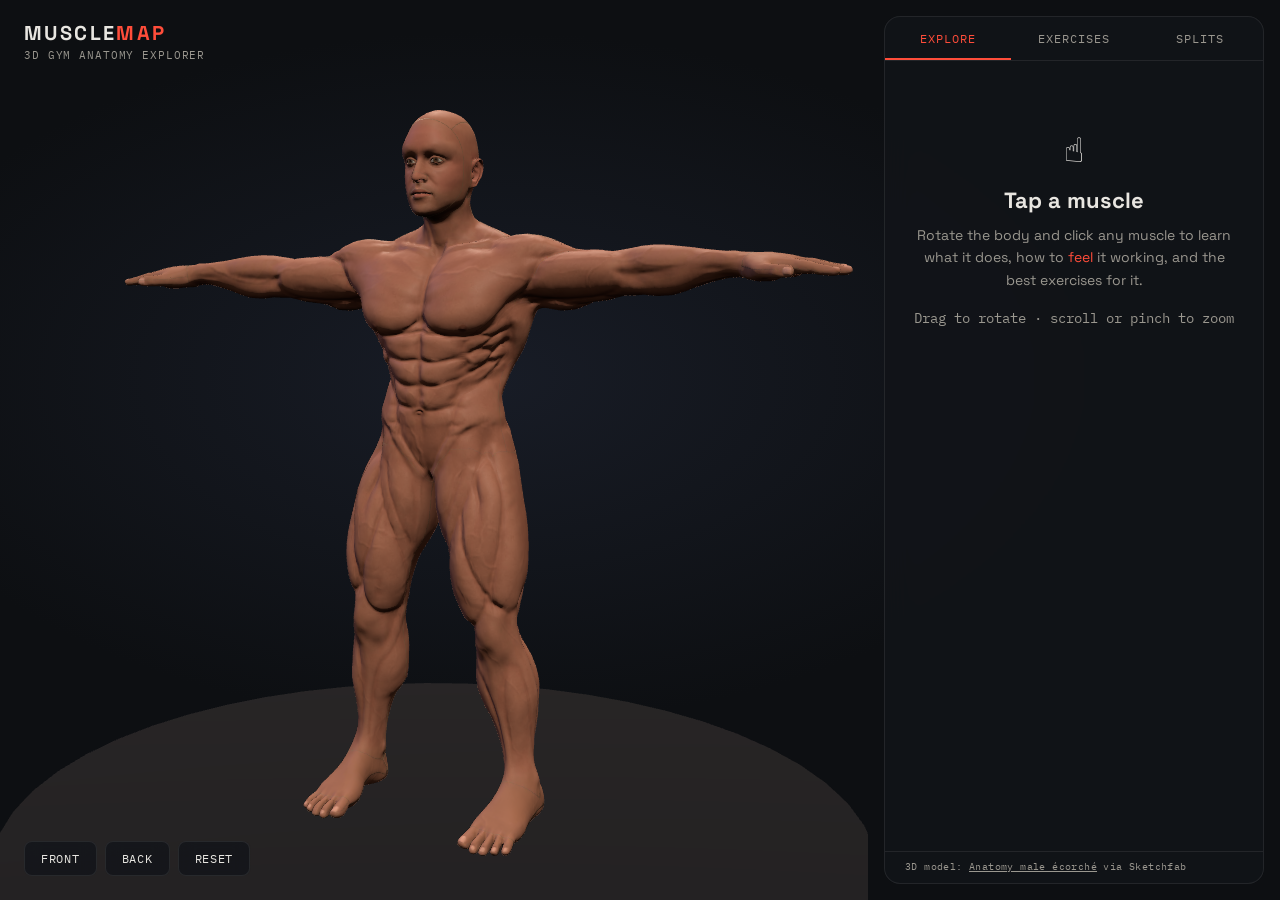
<file: index.html>
<!DOCTYPE html>
<html lang="en">
<head>
<meta charset="UTF-8" />
<meta name="viewport" content="width=device-width, initial-scale=1.0, viewport-fit=cover" />
<title>Muscle Map — 3D Gym Anatomy Explorer</title>
<meta name="description" content="Interactive 3D muscle explorer: click any muscle to learn its function, how to feel it working, and the best exercises with form and tension cues." />
<link rel="preconnect" href="https://fonts.googleapis.com" />
<link rel="preconnect" href="https://fonts.gstatic.com" crossorigin />
<link href="https://fonts.googleapis.com/css2?family=Space+Grotesk:wght@400;500;600;700&family=IBM+Plex+Mono:wght@400;500&display=swap" rel="stylesheet" />
<link rel="stylesheet" href="style.css" />
<link rel="icon" href="data:image/svg+xml,%3Csvg xmlns='http://www.w3.org/2000/svg' viewBox='0 0 100 100'%3E%3Ctext y='.9em' font-size='90'%3E%F0%9F%92%AA%3C/text%3E%3C/svg%3E" />
<script type="importmap">
{
  "imports": {
    "three": "./vendor/three.module.min.js",
    "three/addons/": "./vendor/addons/"
  }
}
</script>
</head>
<body>

<canvas id="scene" aria-label="Interactive 3D human body — click a muscle to explore it"></canvas>

<div id="loading" class="loading" role="status">Loading anatomy…</div>

<div id="tooltip" class="tooltip" hidden></div>

<header class="brand-bar">
  <span class="logo">MUSCLE<em>MAP</em></span>
  <span class="tagline">3D gym anatomy explorer</span>
</header>

<div class="view-controls" role="group" aria-label="Camera views">
  <button data-view="front" type="button">Front</button>
  <button data-view="back" type="button">Back</button>
  <button data-view="initial" type="button">Reset</button>
</div>

<aside id="panel" class="panel">
  <button id="sheet-handle" class="sheet-handle" type="button" aria-label="Expand or collapse panel">
    <span></span>
  </button>
  <nav class="tabs" role="tablist">
    <button class="tab active" data-mode="explore" role="tab">Explore</button>
    <button class="tab" data-mode="exercises" role="tab">Exercises</button>
    <button class="tab" data-mode="splits" role="tab">Splits</button>
  </nav>
  <div id="panel-body" class="panel-body"></div>
  <footer class="credit">3D model: <a href="https://sketchfab.com/models/a980fd18cba241508712e193dce70da5" target="_blank" rel="noopener">Anatomy male écorché</a> via Sketchfab</footer>
</aside>

<script type="module" src="js/main.js"></script>
</body>
</html>
</file>
<file: style.css>
/* Muscle Map — standalone design system (independent of the portfolio). */

:root {
  --bg: #0d0f12;
  --panel: rgba(18, 20, 25, 0.86);
  --panel-border: rgba(255, 255, 255, 0.08);
  --text: #e8e6e1;
  --text-dim: #9a978f;
  --accent: #ff4d3a;
  --accent-soft: rgba(255, 77, 58, 0.14);
  --secondary: #e0a458;
  --secondary-soft: rgba(224, 164, 88, 0.14);
  --mono: "IBM Plex Mono", ui-monospace, monospace;
  --sans: "Space Grotesk", system-ui, sans-serif;
  --panel-w: 380px;
}

* { box-sizing: border-box; margin: 0; padding: 0; }

html, body {
  height: 100%;
  overflow: hidden;
  background:
    radial-gradient(ellipse 70% 55% at 38% 42%, #181c26 0%, var(--bg) 70%) fixed var(--bg);
  color: var(--text);
  font-family: var(--sans);
}

/* ------------------------------------------------------------ canvas */

/* Sized by the renderer to the area not covered by UI. */
#scene {
  position: fixed;
  top: 0;
  left: 0;
  display: block;
  touch-action: none;
  cursor: grab;
}
#scene:active { cursor: grabbing; }

/* ----------------------------------------------------------- loading */

.loading {
  position: fixed;
  top: 50%;
  left: 50%;
  transform: translate(-50%, -50%);
  z-index: 5;
  font-family: var(--mono);
  font-size: 13px;
  letter-spacing: 0.1em;
  text-transform: uppercase;
  color: var(--text-dim);
  animation: loading-pulse 1.2s ease-in-out infinite;
}
@keyframes loading-pulse {
  0%, 100% { opacity: 0.4; }
  50% { opacity: 1; }
}
@media (prefers-reduced-motion: reduce) {
  .loading { animation: none; }
}

/* ----------------------------------------------------------- tooltip */

.tooltip {
  position: fixed;
  top: 0; left: 0;
  z-index: 30;
  pointer-events: none;
  padding: 6px 10px;
  font-family: var(--mono);
  font-size: 12px;
  letter-spacing: 0.04em;
  color: var(--text);
  background: rgba(12, 13, 16, 0.92);
  border: 1px solid var(--panel-border);
  border-left: 2px solid var(--accent);
  border-radius: 6px;
  white-space: nowrap;
}

/* --------------------------------------------------------- brand bar */

.brand-bar {
  position: fixed;
  top: 0; left: 0;
  z-index: 10;
  padding: 20px 24px;
  display: flex;
  flex-direction: column;
  gap: 2px;
  pointer-events: none;
}
.logo {
  font-weight: 700;
  font-size: 20px;
  letter-spacing: 0.12em;
}
.logo em {
  font-style: normal;
  color: var(--accent);
}
.tagline {
  font-family: var(--mono);
  font-size: 11px;
  color: var(--text-dim);
  letter-spacing: 0.08em;
  text-transform: uppercase;
}

/* ------------------------------------------------------ view buttons */

.view-controls {
  position: fixed;
  left: 24px;
  bottom: 24px;
  z-index: 10;
  display: flex;
  gap: 8px;
}
.view-controls button {
  font-family: var(--mono);
  font-size: 12px;
  letter-spacing: 0.06em;
  text-transform: uppercase;
  color: var(--text);
  background: rgba(18, 20, 25, 0.8);
  border: 1px solid var(--panel-border);
  border-radius: 8px;
  padding: 9px 16px;
  cursor: pointer;
  backdrop-filter: blur(8px);
  transition: border-color 0.15s, color 0.15s;
}
.view-controls button:hover {
  border-color: var(--accent);
  color: var(--accent);
}

/* -------------------------------------------------------------- panel */

.panel {
  position: fixed;
  top: 16px;
  right: 16px;
  bottom: 16px;
  z-index: 20;
  width: var(--panel-w);
  display: flex;
  flex-direction: column;
  background: var(--panel);
  border: 1px solid var(--panel-border);
  border-radius: 16px;
  backdrop-filter: blur(14px);
  -webkit-backdrop-filter: blur(14px);
  overflow: hidden;
}

.sheet-handle { display: none; }

.tabs {
  display: flex;
  border-bottom: 1px solid var(--panel-border);
  flex-shrink: 0;
}
.tab {
  flex: 1;
  padding: 14px 0 12px;
  font-family: var(--mono);
  font-size: 12px;
  letter-spacing: 0.08em;
  text-transform: uppercase;
  color: var(--text-dim);
  background: none;
  border: none;
  border-bottom: 2px solid transparent;
  cursor: pointer;
  transition: color 0.15s, border-color 0.15s;
}
.tab:hover { color: var(--text); }
.tab.active {
  color: var(--accent);
  border-bottom-color: var(--accent);
}

.panel-body {
  flex: 1;
  overflow-y: auto;
  padding: 20px;
  scrollbar-width: thin;
  scrollbar-color: rgba(255,255,255,0.15) transparent;
}

.credit {
  flex-shrink: 0;
  padding: 8px 20px 10px;
  border-top: 1px solid var(--panel-border);
  font-family: var(--mono);
  font-size: 10px;
  letter-spacing: 0.04em;
  color: var(--text-dim);
}
.credit a { color: var(--text-dim); }
.credit a:hover { color: var(--accent); }

/* ------------------------------------------------------- panel content */

.empty {
  text-align: center;
  padding: 48px 8px;
}
.empty-icon { font-size: 34px; margin-bottom: 14px; }
.empty h2 { font-size: 22px; margin-bottom: 10px; }
.empty p { color: var(--text-dim); font-size: 14px; line-height: 1.6; }
.empty em { color: var(--accent); font-style: normal; }

.hint {
  font-family: var(--mono);
  font-size: 11px;
  color: var(--text-dim);
  margin-top: 16px;
  line-height: 1.7;
}
.hint.pad { margin: 0 0 14px; }

.muscle-head { margin-bottom: 18px; }
.muscle-head h2 { font-size: 24px; }
.anatomical {
  font-family: var(--mono);
  font-size: 12px;
  color: var(--accent);
  letter-spacing: 0.03em;
}

section { margin-bottom: 22px; }
section h3 {
  font-family: var(--mono);
  font-size: 11px;
  text-transform: uppercase;
  letter-spacing: 0.1em;
  color: var(--text-dim);
  margin-bottom: 8px;
}
section p { font-size: 14px; line-height: 1.65; color: var(--text); }

.cues { list-style: none; }
.cues li {
  position: relative;
  padding: 8px 0 8px 18px;
  font-size: 14px;
  line-height: 1.55;
}
.cues li::before {
  content: "→";
  position: absolute;
  left: 0;
  color: var(--accent);
}

h4.also {
  font-family: var(--mono);
  font-size: 11px;
  text-transform: uppercase;
  letter-spacing: 0.1em;
  color: var(--text-dim);
  margin: 16px 0 8px;
}

/* ----------------------------------------------------- exercise cards */

.ex {
  border: 1px solid var(--panel-border);
  border-radius: 10px;
  margin-bottom: 8px;
  background: rgba(255, 255, 255, 0.02);
}
.ex summary {
  display: flex;
  align-items: center;
  justify-content: space-between;
  gap: 10px;
  padding: 12px 14px;
  cursor: pointer;
  list-style: none;
  font-size: 14px;
  font-weight: 500;
}
.ex summary::-webkit-details-marker { display: none; }
.ex[open] summary { border-bottom: 1px solid var(--panel-border); }

.tag {
  font-family: var(--mono);
  font-size: 10px;
  text-transform: uppercase;
  letter-spacing: 0.06em;
  padding: 3px 8px;
  border-radius: 20px;
  flex-shrink: 0;
}
.tag-primary { color: var(--accent); background: var(--accent-soft); }
.tag-secondary { color: var(--secondary); background: var(--secondary-soft); }

.ex-body { padding: 12px 14px 14px; }
.ex-body .equip {
  font-family: var(--mono);
  font-size: 11px;
  color: var(--text-dim);
  text-transform: uppercase;
  letter-spacing: 0.08em;
}
.ex-body h5 {
  font-family: var(--mono);
  font-size: 11px;
  text-transform: uppercase;
  letter-spacing: 0.1em;
  color: var(--accent);
  margin: 12px 0 6px;
}
.ex-body ul { list-style: none; }
.ex-body li {
  position: relative;
  padding: 4px 0 4px 16px;
  font-size: 13px;
  line-height: 1.55;
  color: var(--text);
}
.ex-body li::before {
  content: "·";
  position: absolute;
  left: 2px;
  color: var(--text-dim);
}
.ex-body .avoid li::before { content: "✕"; font-size: 9px; top: 8px; color: var(--secondary); }

/* -------------------------------------------------------- exercises tab */

.search-wrap { margin-bottom: 12px; }
#ex-search {
  width: 100%;
  padding: 11px 14px;
  font-family: var(--sans);
  font-size: 14px;
  color: var(--text);
  background: rgba(255, 255, 255, 0.04);
  border: 1px solid var(--panel-border);
  border-radius: 10px;
  outline: none;
}
#ex-search:focus { border-color: var(--accent); }

.ex-list {
  max-height: 250px;
  overflow-y: auto;
  border: 1px solid var(--panel-border);
  border-radius: 10px;
  margin-bottom: 14px;
  scrollbar-width: thin;
}
.ex-item {
  display: flex;
  flex-direction: column;
  gap: 2px;
  width: 100%;
  padding: 10px 14px;
  text-align: left;
  font-family: var(--sans);
  font-size: 14px;
  color: var(--text);
  background: none;
  border: none;
  border-bottom: 1px solid var(--panel-border);
  cursor: pointer;
}
.ex-item:last-child { border-bottom: none; }
.ex-item:hover { background: rgba(255, 255, 255, 0.04); }
.ex-item.active { background: var(--accent-soft); }
.ex-muscles {
  font-family: var(--mono);
  font-size: 10px;
  color: var(--text-dim);
  text-transform: uppercase;
  letter-spacing: 0.05em;
}
.no-results { padding: 14px; font-size: 13px; color: var(--text-dim); }

.ex-selected h2 { font-size: 20px; margin-bottom: 6px; }
.legend {
  font-size: 12px;
  color: var(--text-dim);
  margin-bottom: 12px;
  line-height: 1.8;
}
.dot {
  display: inline-block;
  width: 9px; height: 9px;
  border-radius: 50%;
  margin-right: 5px;
  vertical-align: baseline;
}
.dot-primary { background: var(--accent); }
.dot-secondary { background: var(--secondary); }

/* ----------------------------------------------------------- splits tab */

.split-grid {
  display: grid;
  grid-template-columns: repeat(3, 1fr);
  gap: 8px;
  margin-bottom: 16px;
}
.split-btn {
  padding: 14px 4px;
  font-family: var(--mono);
  font-size: 12px;
  letter-spacing: 0.05em;
  text-transform: uppercase;
  color: var(--text);
  background: rgba(255, 255, 255, 0.03);
  border: 1px solid var(--panel-border);
  border-radius: 10px;
  cursor: pointer;
  transition: border-color 0.15s, background 0.15s;
}
.split-btn:hover { border-color: var(--accent); }
.split-btn.active {
  background: var(--accent-soft);
  border-color: var(--accent);
  color: var(--accent);
}

.split-info p { font-size: 14px; color: var(--text); line-height: 1.6; margin-bottom: 14px; }
.split-info h3 {
  font-family: var(--mono);
  font-size: 11px;
  text-transform: uppercase;
  letter-spacing: 0.1em;
  color: var(--text-dim);
  margin-bottom: 10px;
}
.chip-row { display: flex; flex-wrap: wrap; gap: 7px; }
.chip {
  padding: 7px 13px;
  font-family: var(--sans);
  font-size: 13px;
  color: var(--text);
  background: var(--accent-soft);
  border: 1px solid transparent;
  border-radius: 20px;
  cursor: pointer;
  transition: border-color 0.15s;
}
.chip:hover { border-color: var(--accent); }

/* -------------------------------------------------------------- mobile */

@media (max-width: 860px) {
  .brand-bar { padding: 14px 16px; }
  .logo { font-size: 16px; }

  .view-controls {
    left: 12px;
    top: 64px;
    bottom: auto;
    flex-direction: column;
  }
  .view-controls button { padding: 8px 12px; font-size: 11px; }

  .panel {
    top: auto;
    left: 0;
    right: 0;
    bottom: 0;
    width: 100%;
    height: 34vh;
    border-radius: 18px 18px 0 0;
    transition: height 0.28s ease;
  }
  .panel.expanded { height: 78vh; }

  .sheet-handle {
    display: block;
    width: 100%;
    padding: 10px 0 4px;
    background: none;
    border: none;
    cursor: pointer;
    flex-shrink: 0;
  }
  .sheet-handle span {
    display: block;
    width: 44px;
    height: 4px;
    margin: 0 auto;
    border-radius: 4px;
    background: rgba(255, 255, 255, 0.25);
  }

  .tab { padding: 10px 0; }
  .panel-body { padding: 16px; }
}

@media (prefers-reduced-motion: reduce) {
  .panel { transition: none; }
}
</file>
